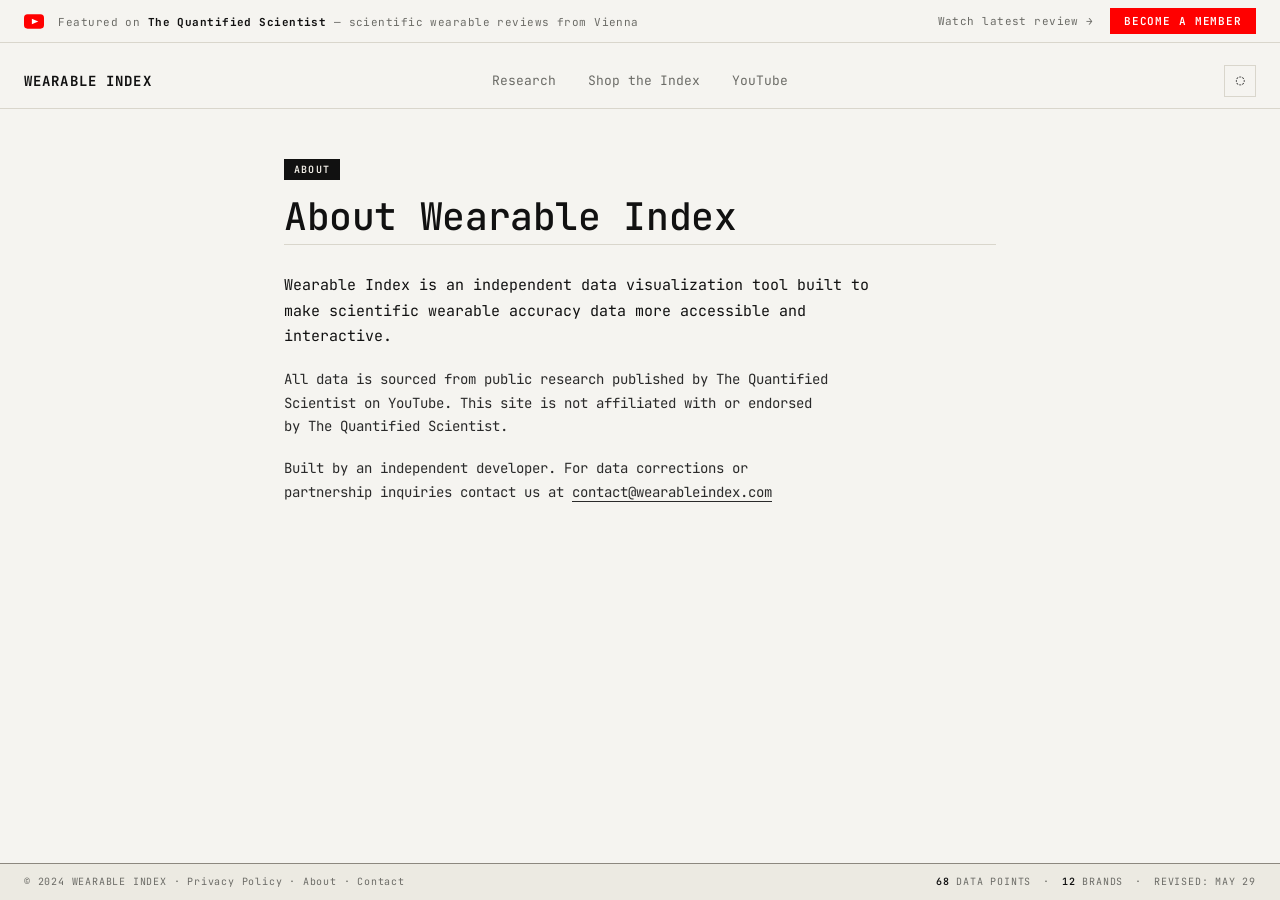
<file: About.html>
<!doctype html>
<html lang="en">
<head>
<meta charset="utf-8" />
<meta name="viewport" content="width=device-width, initial-scale=1" />
<title>About — Wearable Index</title>
<link rel="preconnect" href="https://fonts.googleapis.com" />
<link rel="preconnect" href="https://fonts.gstatic.com" crossorigin />
<link href="https://fonts.googleapis.com/css2?family=JetBrains+Mono:wght@300;400;500;600;700&display=swap" rel="stylesheet" />
<link rel="stylesheet" href="styles.css" />
<style>
  #root { display: flex; flex-direction: column; min-height: 100vh; }
  #root > .topbar, #root > .site-header, #root > .foot { width: 100%; }
  .doc-page { flex: 1; width: 100%; }
</style>
</head>
<body>
<div id="root">

  <div class="topbar">
    <div class="topbar-inner">
      <span class="topbar-meta">
        <span class="yt-badge" aria-hidden="true">
          <svg viewBox="0 0 28 20" width="20" height="15">
            <rect width="28" height="20" rx="5" fill="#FF0000"></rect>
            <path d="M11 6 L20 10 L11 14 Z" fill="#fff"></path>
          </svg>
        </span>
        Featured on <b>The Quantified Scientist</b> — scientific wearable reviews from Vienna
      </span>
      <div class="topbar-actions">
        <a href="https://www.youtube.com/@TheQuantifiedScientist" target="_blank" rel="noopener">Watch latest review →</a>
        <a class="topbar-cta" href="https://www.youtube.com/channel/UChNWxrTlmh4IRSevon1X93g/join" target="_blank" rel="noopener" style="text-decoration:none;color:#fff;">BECOME A MEMBER</a>
      </div>
    </div>
  </div>

  <header class="site-header">
    <div class="brand"><div class="brand-name">WEARABLE INDEX</div></div>
    <nav class="nav">
      <a href="Wearables Index.html">Research</a>
      <a href="Shop the Index.html">Shop the Index</a>
      <a href="YouTube.html">YouTube</a>
    </nav>
    <div class="header-side"><button class="hdr-ic" aria-label="Account">◌</button></div>
  </header>

  <main class="doc-page">
    <div class="doc-eyebrow">ABOUT</div>
    <h1 class="doc-title">About Wearable Index</h1>
    <div class="doc-rule"></div>
    <p class="lead">Wearable Index is an independent data visualization tool built to make scientific wearable accuracy data more accessible and interactive.</p>
    <p>All data is sourced from public research published by The Quantified Scientist on YouTube. This site is not affiliated with or endorsed by The Quantified Scientist.</p>
    <p>Built by an independent developer. For data corrections or partnership inquiries contact us at <a href="mailto:contact@wearableindex.com">contact@wearableindex.com</a></p>
  </main>

  <footer class="foot">
    <div>© 2024 WEARABLE INDEX · <a href="Privacy Policy.html">Privacy Policy</a> · <a href="About.html">About</a> · <a href="Contact.html">Contact</a></div>
    <div class="foot-meta">
      <span><b>68</b> DATA POINTS</span>
      <span>·</span>
      <span><b>12</b> BRANDS</span>
      <span>·</span>
      <span>REVISED: MAY 29</span>
    </div>
  </footer>

</div>
</body>
</html>
</file>
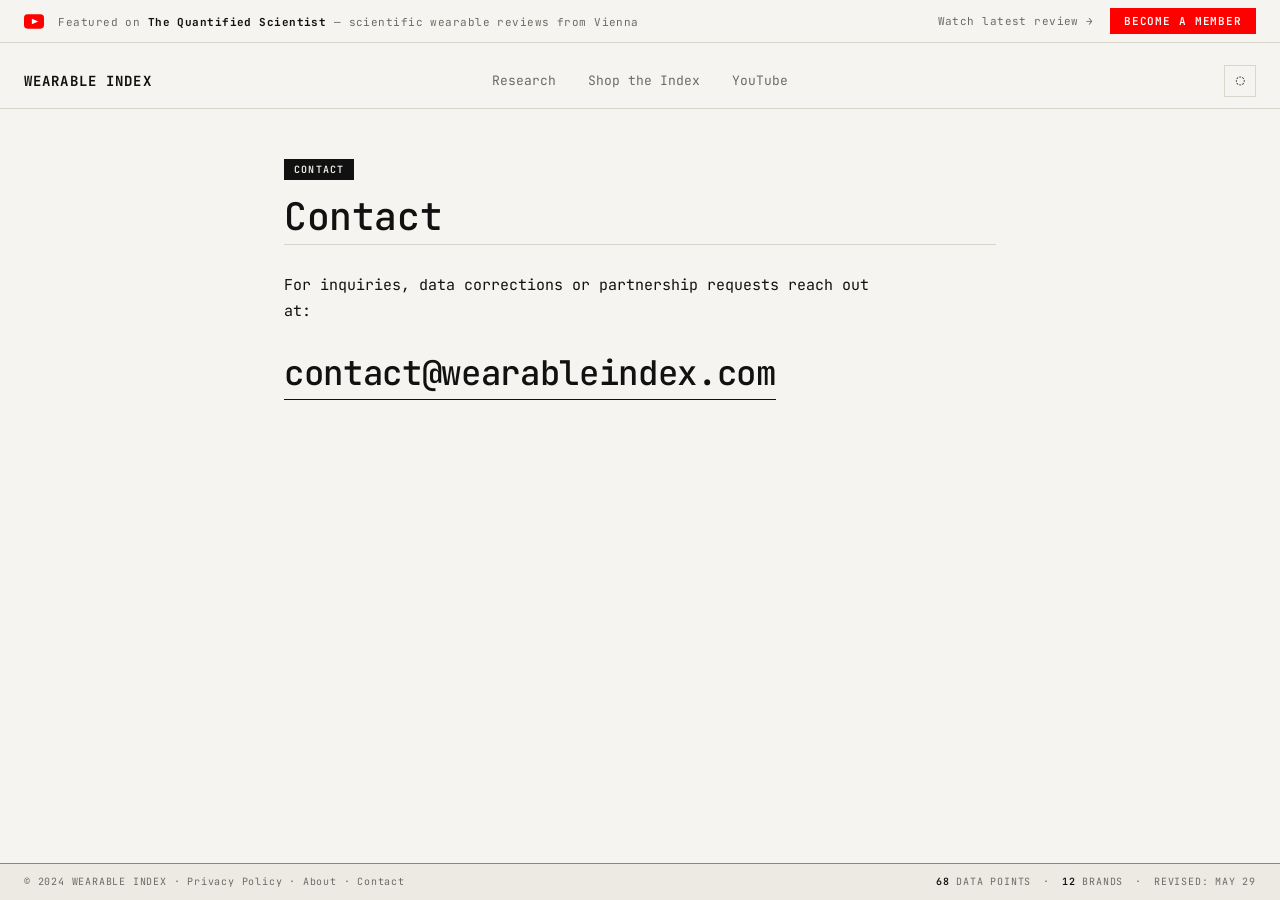
<file: Contact.html>
<!doctype html>
<html lang="en">
<head>
<meta charset="utf-8" />
<meta name="viewport" content="width=device-width, initial-scale=1" />
<title>Contact — Wearable Index</title>
<link rel="preconnect" href="https://fonts.googleapis.com" />
<link rel="preconnect" href="https://fonts.gstatic.com" crossorigin />
<link href="https://fonts.googleapis.com/css2?family=JetBrains+Mono:wght@300;400;500;600;700&display=swap" rel="stylesheet" />
<link rel="stylesheet" href="styles.css" />
<style>
  #root { display: flex; flex-direction: column; min-height: 100vh; }
  #root > .topbar, #root > .site-header, #root > .foot { width: 100%; }
  .doc-page { flex: 1; width: 100%; }
</style>
</head>
<body>
<div id="root">

  <div class="topbar">
    <div class="topbar-inner">
      <span class="topbar-meta">
        <span class="yt-badge" aria-hidden="true">
          <svg viewBox="0 0 28 20" width="20" height="15">
            <rect width="28" height="20" rx="5" fill="#FF0000"></rect>
            <path d="M11 6 L20 10 L11 14 Z" fill="#fff"></path>
          </svg>
        </span>
        Featured on <b>The Quantified Scientist</b> — scientific wearable reviews from Vienna
      </span>
      <div class="topbar-actions">
        <a href="https://www.youtube.com/@TheQuantifiedScientist" target="_blank" rel="noopener">Watch latest review →</a>
        <a class="topbar-cta" href="https://www.youtube.com/channel/UChNWxrTlmh4IRSevon1X93g/join" target="_blank" rel="noopener" style="text-decoration:none;color:#fff;">BECOME A MEMBER</a>
      </div>
    </div>
  </div>

  <header class="site-header">
    <div class="brand"><div class="brand-name">WEARABLE INDEX</div></div>
    <nav class="nav">
      <a href="Wearables Index.html">Research</a>
      <a href="Shop the Index.html">Shop the Index</a>
      <a href="YouTube.html">YouTube</a>
    </nav>
    <div class="header-side"><button class="hdr-ic" aria-label="Account">◌</button></div>
  </header>

  <main class="doc-page">
    <div class="doc-eyebrow">CONTACT</div>
    <h1 class="doc-title">Contact</h1>
    <div class="doc-rule"></div>
    <p class="lead">For inquiries, data corrections or partnership requests reach out at:</p>
    <a class="doc-mail" href="mailto:contact@wearableindex.com">contact@wearableindex.com</a>
  </main>

  <footer class="foot">
    <div>© 2024 WEARABLE INDEX · <a href="Privacy Policy.html">Privacy Policy</a> · <a href="About.html">About</a> · <a href="Contact.html">Contact</a></div>
    <div class="foot-meta">
      <span><b>68</b> DATA POINTS</span>
      <span>·</span>
      <span><b>12</b> BRANDS</span>
      <span>·</span>
      <span>REVISED: MAY 29</span>
    </div>
  </footer>

</div>
</body>
</html>
</file>
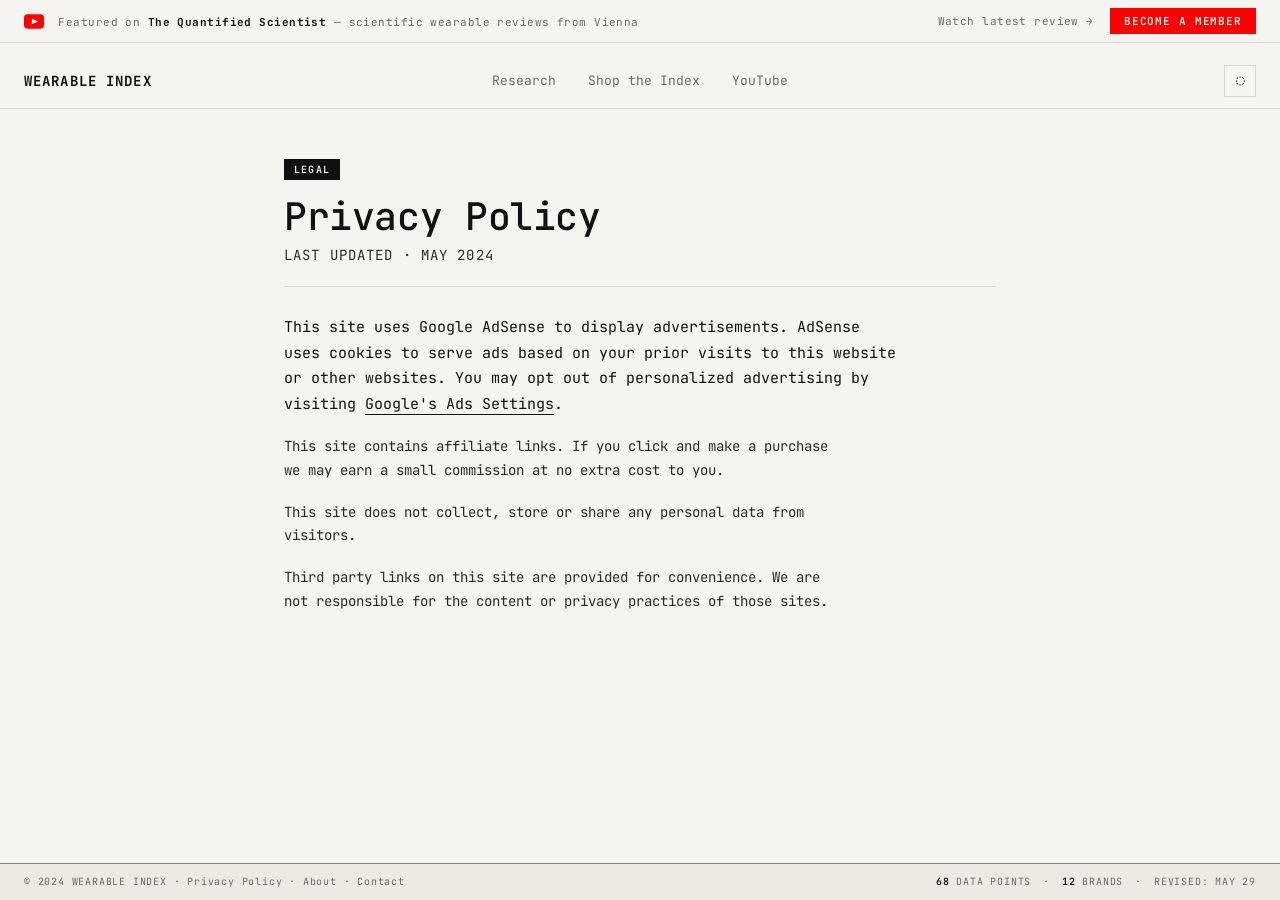
<file: Privacy Policy.html>
<!doctype html>
<html lang="en">
<head>
<meta charset="utf-8" />
<meta name="viewport" content="width=device-width, initial-scale=1" />
<title>Privacy Policy — Wearable Index</title>
<link rel="preconnect" href="https://fonts.googleapis.com" />
<link rel="preconnect" href="https://fonts.gstatic.com" crossorigin />
<link href="https://fonts.googleapis.com/css2?family=JetBrains+Mono:wght@300;400;500;600;700&display=swap" rel="stylesheet" />
<link rel="stylesheet" href="styles.css" />
<style>
  #root { display: flex; flex-direction: column; min-height: 100vh; }
  #root > .topbar, #root > .site-header, #root > .foot { width: 100%; }
  .doc-page { flex: 1; width: 100%; }
</style>
</head>
<body>
<div id="root">

  <div class="topbar">
    <div class="topbar-inner">
      <span class="topbar-meta">
        <span class="yt-badge" aria-hidden="true">
          <svg viewBox="0 0 28 20" width="20" height="15">
            <rect width="28" height="20" rx="5" fill="#FF0000"></rect>
            <path d="M11 6 L20 10 L11 14 Z" fill="#fff"></path>
          </svg>
        </span>
        Featured on <b>The Quantified Scientist</b> — scientific wearable reviews from Vienna
      </span>
      <div class="topbar-actions">
        <a href="https://www.youtube.com/@TheQuantifiedScientist" target="_blank" rel="noopener">Watch latest review →</a>
        <a class="topbar-cta" href="https://www.youtube.com/channel/UChNWxrTlmh4IRSevon1X93g/join" target="_blank" rel="noopener" style="text-decoration:none;color:#fff;">BECOME A MEMBER</a>
      </div>
    </div>
  </div>

  <header class="site-header">
    <div class="brand"><div class="brand-name">WEARABLE INDEX</div></div>
    <nav class="nav">
      <a href="Wearables Index.html">Research</a>
      <a href="Shop the Index.html">Shop the Index</a>
      <a href="YouTube.html">YouTube</a>
    </nav>
    <div class="header-side"><button class="hdr-ic" aria-label="Account">◌</button></div>
  </header>

  <main class="doc-page">
    <div class="doc-eyebrow">LEGAL</div>
    <h1 class="doc-title">Privacy Policy</h1>
    <p class="doc-updated">LAST UPDATED · MAY 2024</p>
    <div class="doc-rule"></div>
    <p class="lead">This site uses Google AdSense to display advertisements. AdSense uses cookies to serve ads based on your prior visits to this website or other websites. You may opt out of personalized advertising by visiting <a href="https://adssettings.google.com" target="_blank" rel="noopener">Google's Ads Settings</a>.</p>
    <p>This site contains affiliate links. If you click and make a purchase we may earn a small commission at no extra cost to you.</p>
    <p>This site does not collect, store or share any personal data from visitors.</p>
    <p>Third party links on this site are provided for convenience. We are not responsible for the content or privacy practices of those sites.</p>
  </main>

  <footer class="foot">
    <div>© 2024 WEARABLE INDEX · <a href="Privacy Policy.html">Privacy Policy</a> · <a href="About.html">About</a> · <a href="Contact.html">Contact</a></div>
    <div class="foot-meta">
      <span><b>68</b> DATA POINTS</span>
      <span>·</span>
      <span><b>12</b> BRANDS</span>
      <span>·</span>
      <span>REVISED: MAY 29</span>
    </div>
  </footer>

</div>
</body>
</html>
</file>
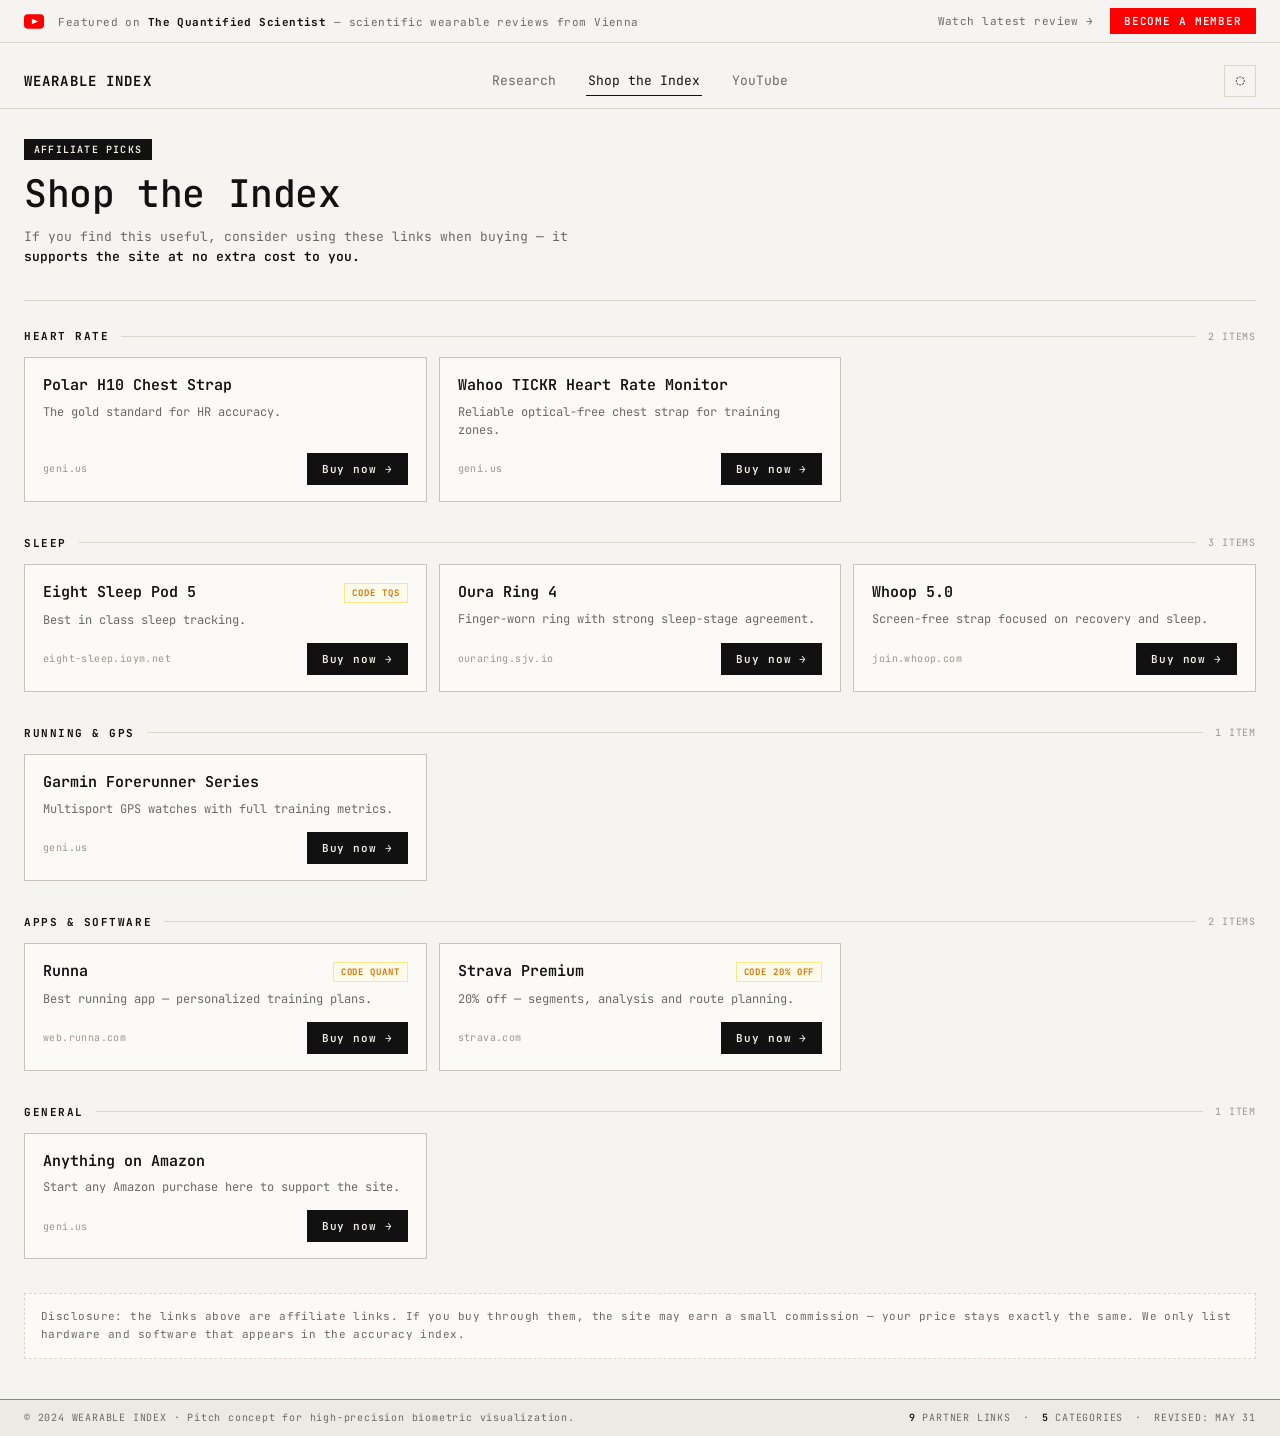
<file: Shop the Index.html>
<!doctype html>
<html lang="en">
<head>
<meta charset="utf-8" />
<meta name="viewport" content="width=device-width, initial-scale=1" />
<title>Shop the Index — Wearable Index</title>
<link rel="preconnect" href="https://fonts.googleapis.com" />
<link rel="preconnect" href="https://fonts.gstatic.com" crossorigin />
<link
  href="https://fonts.googleapis.com/css2?family=JetBrains+Mono:wght@300;400;500;600;700&display=swap"
  rel="stylesheet"
/>
<link rel="stylesheet" href="styles.css" />
</head>
<body>
<div id="root">

  <!-- topbar -->
  <div class="topbar">
    <div class="topbar-inner">
      <span class="topbar-meta">
        <span class="yt-badge" aria-hidden="true">
          <svg viewBox="0 0 28 20" width="20" height="15">
            <rect width="28" height="20" rx="5" fill="#FF0000"></rect>
            <path d="M11 6 L20 10 L11 14 Z" fill="#fff"></path>
          </svg>
        </span>
        Featured on <b>The Quantified Scientist</b> — scientific wearable reviews from Vienna
      </span>
      <div class="topbar-actions">
        <a href="https://www.youtube.com/channel/UChNWxrTlmh4IRSevon1X93g/join" target="_blank" rel="noopener">Watch latest review →</a>
        <a class="topbar-cta" href="https://www.youtube.com/channel/UChNWxrTlmh4IRSevon1X93g/join" target="_blank" rel="noopener" style="text-decoration:none;color:#fff;">BECOME A MEMBER</a>
      </div>
    </div>
  </div>

  <!-- header -->
  <header class="site-header">
    <div class="brand">
      <div class="brand-name">WEARABLE INDEX</div>
    </div>
    <nav class="nav">
      <a href="Wearables Index.html">Research</a>
      <a class="active" href="Shop the Index.html">Shop the Index</a>
      <a href="YouTube.html">YouTube</a>
    </nav>
    <div class="header-side">
      <button class="hdr-ic" aria-label="Account">◌</button>
    </div>
  </header>

  <!-- shop content -->
  <main class="shop-main">
    <div class="shop-head">
      <div class="shop-eyebrow">AFFILIATE PICKS</div>
      <h1 class="shop-title">Shop the Index</h1>
      <p class="shop-sub">
        If you find this useful, consider using these links when buying — it
        <b> supports the site at no extra cost to you.</b>
      </p>
    </div>

    <div id="shop-sections"></div>

    <div class="shop-disclaimer">
      Disclosure: the links above are affiliate links. If you buy through them, the site may earn a
      small commission — your price stays exactly the same. We only list hardware and software that
      appears in the accuracy index.
    </div>
  </main>

  <!-- footer -->
  <footer class="foot">
    <div>© 2024 WEARABLE INDEX · Pitch concept for high-precision biometric visualization.</div>
    <div class="foot-meta">
      <span><b>9</b> PARTNER LINKS</span>
      <span>·</span>
      <span><b>5</b> CATEGORIES</span>
      <span>·</span>
      <span>REVISED: MAY 31</span>
    </div>
  </footer>

</div>

<script>
  const GENI = "https://geni.us/thequantifiedscientist";
  const SHOP = [
    {
      section: "Heart Rate",
      items: [
        { name: "Polar H10 Chest Strap", desc: "The gold standard for HR accuracy.", url: GENI },
        { name: "Wahoo TICKR Heart Rate Monitor", desc: "Reliable optical-free chest strap for training zones.", url: GENI },
      ],
    },
    {
      section: "Sleep",
      items: [
        { name: "Eight Sleep Pod 5", desc: "Best in class sleep tracking.", url: "https://eight-sleep.ioym.net/TheQuantifiedScientist", code: "TQS" },
        { name: "Oura Ring 4", desc: "Finger-worn ring with strong sleep-stage agreement.", url: "https://ouraring.sjv.io/Oura4" },
        { name: "Whoop 5.0", desc: "Screen-free strap focused on recovery and sleep.", url: "https://join.whoop.com/QuantifiedScientist" },
      ],
    },
    {
      section: "Running & GPS",
      items: [
        { name: "Garmin Forerunner Series", desc: "Multisport GPS watches with full training metrics.", url: GENI },
      ],
    },
    {
      section: "Apps & Software",
      items: [
        { name: "Runna", desc: "Best running app — personalized training plans.", url: "https://web.runna.com/redeem?code=QUANT", code: "QUANT" },
        { name: "Strava Premium", desc: "20% off — segments, analysis and route planning.", url: "https://www.strava.com/subscribe/checkout?code=QUANTIFIEDSCIENTIST", code: "20% OFF" },
      ],
    },
    {
      section: "General",
      items: [
        { name: "Anything on Amazon", desc: "Start any Amazon purchase here to support the site.", url: GENI },
      ],
    },
  ];

  const hostOf = (url) => {
    try { return new URL(url).hostname.replace(/^www\./, ""); } catch (e) { return ""; }
  };

  const root = document.getElementById("shop-sections");
  SHOP.forEach((sec) => {
    const section = document.createElement("section");
    section.className = "shop-section";

    const head = document.createElement("div");
    head.className = "shop-section-head";
    head.innerHTML =
      '<span class="shop-section-title">' + sec.section.toUpperCase() + "</span>" +
      '<span class="shop-section-rule"></span>' +
      '<span class="shop-section-count">' + sec.items.length + " ITEM" + (sec.items.length === 1 ? "" : "S") + "</span>";
    section.appendChild(head);

    const grid = document.createElement("div");
    grid.className = "shop-grid";
    sec.items.forEach((it) => {
      const card = document.createElement("div");
      card.className = "shop-card";
      const codeTag = it.code ? '<span class="shop-card-code">CODE ' + it.code + "</span>" : "";
      card.innerHTML =
        '<div class="shop-card-top">' +
          '<div class="shop-card-name">' + it.name + "</div>" +
          codeTag +
        "</div>" +
        '<div class="shop-card-desc">' + it.desc + "</div>" +
        '<div class="shop-card-foot">' +
          '<span class="shop-card-host">' + hostOf(it.url) + "</span>" +
          '<a class="shop-buy" href="' + it.url + '" target="_blank" rel="noopener sponsored">Buy now →</a>' +
        "</div>";
      grid.appendChild(card);
    });
    section.appendChild(grid);
    root.appendChild(section);
  });
</script>
</body>
</html>
</file>
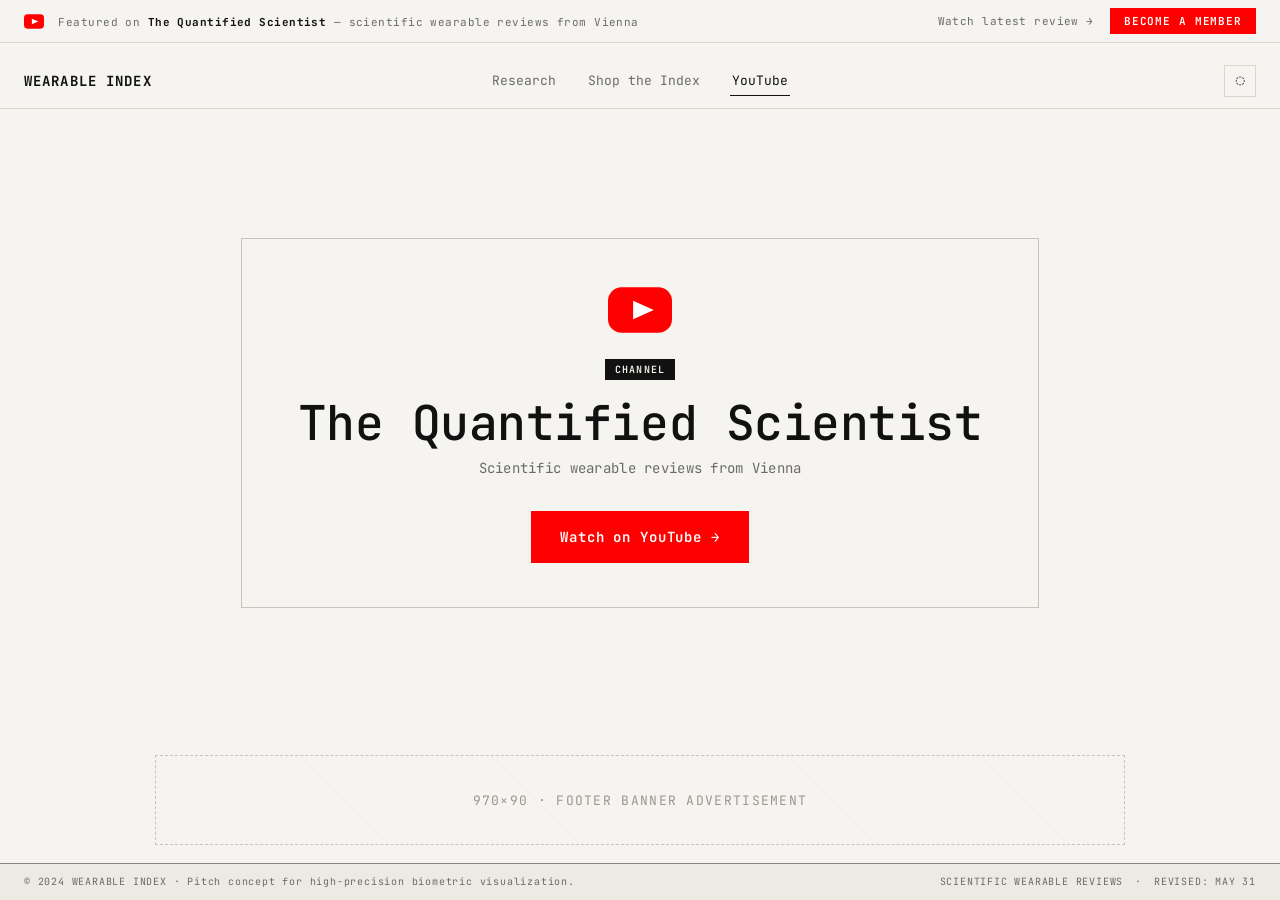
<file: YouTube.html>
<!doctype html>
<html lang="en">
<head>
<meta charset="utf-8" />
<meta name="viewport" content="width=device-width, initial-scale=1" />
<title>YouTube — Wearable Index</title>
<link rel="preconnect" href="https://fonts.googleapis.com" />
<link rel="preconnect" href="https://fonts.gstatic.com" crossorigin />
<link
  href="https://fonts.googleapis.com/css2?family=JetBrains+Mono:wght@300;400;500;600;700&display=swap"
  rel="stylesheet"
/>
<link rel="stylesheet" href="styles.css" />
<style>
  #root { display: flex; flex-direction: column; min-height: 100vh; }
  #root > .topbar, #root > .site-header, #root > .foot, #root > .ad-wrap { width: 100%; }
  .yt-page {
    flex: 1;
    max-width: var(--maxw); margin: 0 auto; width: 100%;
    display: flex; flex-direction: column; align-items: center; justify-content: center;
    text-align: center; padding: 64px 24px;
  }
  .yt-frame {
    border: 1px solid #C8C4BC;
    padding: 48px 56px 44px;
    display: flex; flex-direction: column; align-items: center;
  }
  .yt-mark { display: inline-flex; margin-bottom: 26px; }
  .yt-eyebrow {
    display: inline-block; background: var(--ink); color: #f4f1ea;
    padding: 4px 10px; font-size: 10px; letter-spacing: 0.12em; font-weight: 600;
    margin-bottom: 18px;
  }
  .yt-title { font-size: 48px; font-weight: 500; letter-spacing: -0.01em; line-height: 1.04; margin: 0 0 12px; }
  .yt-line { color: var(--muted); font-size: 14px; letter-spacing: 0.02em; margin: 0 0 34px; }
  .yt-watch {
    display: inline-block; background: #FF0000; color: #fff;
    border: 1px solid #FF0000;
    padding: 16px 28px; font-size: 14px; letter-spacing: 0.06em; font-weight: 600;
    text-decoration: none;
  }
  .yt-watch:hover { background: #e60000; border-color: #e60000; }
  @media (max-width: 560px) {
    .yt-title { font-size: 34px; }
  }
</style>
</head>
<body>
<div id="root">

  <!-- topbar -->
  <div class="topbar">
    <div class="topbar-inner">
      <span class="topbar-meta">
        <span class="yt-badge" aria-hidden="true">
          <svg viewBox="0 0 28 20" width="20" height="15">
            <rect width="28" height="20" rx="5" fill="#FF0000"></rect>
            <path d="M11 6 L20 10 L11 14 Z" fill="#fff"></path>
          </svg>
        </span>
        Featured on <b>The Quantified Scientist</b> — scientific wearable reviews from Vienna
      </span>
      <div class="topbar-actions">
        <a href="https://www.youtube.com/@TheQuantifiedScientist" target="_blank" rel="noopener">Watch latest review →</a>
        <a class="topbar-cta" href="https://www.youtube.com/channel/UChNWxrTlmh4IRSevon1X93g/join" target="_blank" rel="noopener" style="text-decoration:none;color:#fff;">BECOME A MEMBER</a>
      </div>
    </div>
  </div>

  <!-- header -->
  <header class="site-header">
    <div class="brand">
      <div class="brand-name">WEARABLE INDEX</div>
    </div>
    <nav class="nav">
      <a href="Wearables Index.html">Research</a>
      <a href="Shop the Index.html">Shop the Index</a>
      <a class="active" href="YouTube.html">YouTube</a>
    </nav>
    <div class="header-side">
      <button class="hdr-ic" aria-label="Account">◌</button>
    </div>
  </header>

  <!-- youtube content -->
  <main class="yt-page">
    <div class="yt-frame">
      <span class="yt-mark" aria-hidden="true">
        <svg viewBox="0 0 28 20" width="64" height="46">
          <rect width="28" height="20" rx="6" fill="#FF0000"></rect>
          <path d="M11 6 L20 10 L11 14 Z" fill="#fff"></path>
        </svg>
      </span>
      <div class="yt-eyebrow">CHANNEL</div>
      <h1 class="yt-title">The Quantified Scientist</h1>
      <p class="yt-line">Scientific wearable reviews from Vienna</p>
      <a class="yt-watch" href="https://www.youtube.com/@TheQuantifiedScientist" target="_blank" rel="noopener">Watch on YouTube →</a>
    </div>
  </main>

  <!-- footer banner ad -->
  <div class="ad-wrap ad-footer"><div class="ad" style="--ad-w:970px;--ad-h:90px;"><span>970×90 · FOOTER BANNER ADVERTISEMENT</span></div></div>

  <!-- footer -->
  <footer class="foot">
    <div>© 2024 WEARABLE INDEX · Pitch concept for high-precision biometric visualization.</div>
    <div class="foot-meta">
      <span>SCIENTIFIC WEARABLE REVIEWS</span>
      <span>·</span>
      <span>REVISED: MAY 31</span>
    </div>
  </footer>

</div>
</body>
</html>
</file>
<file: styles.css>
/* Wearables Index — styles */

:root {
  --bg: #F5F4F0;
  --bg-elev: #FBFAF6;
  --ink: #111111;
  --ink-2: #2a2a2a;
  --muted: #6b6b66;
  --muted-2: #9a978f;
  --line: #d9d6cc;
  --line-2: #ece9df;
  --accent: #1a1a1a;
  --ok: #111111;
  --good: #2c6e49;
  --fair: #b8860b;
  --poor: #9e2a2b;
  --mono: "JetBrains Mono", ui-monospace, SFMono-Regular, Menlo, monospace;
  --maxw: 1400px;
}

* { box-sizing: border-box; }
html { overflow-x: hidden; }
html, body { margin: 0; padding: 0; background: var(--bg); color: var(--ink); font-family: var(--mono); -webkit-font-smoothing: antialiased; }
body { overflow-x: hidden; }
button { font-family: inherit; cursor: pointer; }
a { color: inherit; text-decoration: none; }
code { font-family: inherit; background: #1112; padding: 1px 5px; border-radius: 3px; }

.app { min-height: 100vh; display: flex; flex-direction: column; overflow-x: hidden; }

/* ── topbar ────────────────────────────────────────────────────────────── */
.topbar {
  background: var(--bg);
  color: var(--ink);
  font-size: 11px;
  letter-spacing: 0.04em;
  border-bottom: 1px solid var(--line);
}
.topbar-inner {
  max-width: var(--maxw);
  margin: 0 auto;
  padding: 8px 24px;
  display: flex; align-items: center; justify-content: space-between; gap: 24px;
}
.topbar-meta { color: var(--muted); }
.topbar-meta b { color: var(--ink); }
.yt-badge { display: inline-flex; align-items: center; margin-right: 7px; vertical-align: -3px; }
.topbar-actions { display: flex; align-items: center; gap: 16px; }
.topbar-actions a { color: var(--muted); }
.topbar-actions a:hover { color: var(--ink); text-decoration: underline; }
.topbar-cta {
  background: #FF0000; color: #fff; border: 0; padding: 6px 14px;
  font: inherit; letter-spacing: 0.08em; font-weight: 600; border-radius: 0;
}
.topbar-cta:hover { background: #e60000; }

/* ── ads ───────────────────────────────────────────────────────────────── */
.ad-wrap { max-width: var(--maxw); margin: 0 auto; padding: 18px 24px 0; width: 100%; }
.ad-footer { padding-bottom: 18px; padding-top: 18px; }
.ad-footer .ad { font-size: 13px; }
.ad {
  width: var(--ad-w, 728px);
  height: var(--ad-h, 90px);
  max-width: 100%;
  margin: 0 auto;
  border: 1.5px dashed #C8C4BC;
  background: repeating-linear-gradient(45deg, transparent 0 14px, rgba(0,0,0,0.012) 14px 15px);
  display: flex; align-items: center; justify-content: center;
  color: var(--muted-2);
  font-size: 11px; letter-spacing: 0.1em;
}

/* ── site header ───────────────────────────────────────────────────────── */
.site-header {
  position: relative;
  max-width: var(--maxw); margin: 0 auto;
  padding: 22px 24px 12px;
  display: grid; grid-template-columns: 1fr auto 1fr; align-items: center; gap: 24px;
  width: 100%;
}
.site-header::after {
  content: ""; position: absolute; left: 50%; bottom: 0;
  width: 100vw; transform: translateX(-50%);
  border-bottom: 1px solid var(--line);
}
.brand { display: flex; align-items: center; gap: 12px; }
.brandmark {
  width: 28px; height: 28px;
  display: grid; grid-template-columns: 1fr 1fr; gap: 2px;
  align-content: center; justify-content: center;
}
.brandmark .bm-dot {
  width: 6px; height: 6px; background: var(--ink); border-radius: 50%;
}
.brandmark .bm-dot:nth-child(2) { background: var(--accent); transform: translateY(8px); }
.brandmark .bm-dot:nth-child(3) { background: var(--ink); transform: translate(8px, -4px); }
.brand-name { font-weight: 700; letter-spacing: 0.08em; font-size: 14px; }
.brand-tag { color: var(--muted); font-size: 10px; letter-spacing: 0.08em; margin-top: 2px; }

.nav { display: flex; gap: 28px; justify-content: center; font-size: 13px; }
.nav a { color: var(--muted); padding: 6px 2px; border-bottom: 1px solid transparent; }
.nav a:hover { color: var(--ink); }
.nav a.active { color: var(--ink); border-bottom-color: var(--ink); }

.header-side { display: flex; justify-content: flex-end; }
.hdr-ic {
  border: 1px solid var(--line); background: transparent; width: 32px; height: 32px;
  font-size: 14px; color: var(--ink);
}
.hdr-ic:hover { background: var(--line-2); }

/* ── main ──────────────────────────────────────────────────────────────── */
.main {
  max-width: var(--maxw); margin: 0 auto; padding: 20px 24px 24px;
  display: flex; flex-direction: column; gap: 18px; width: 100%;
}

/* hero */
.hero {
  border: 1px solid #1a1a1a;
  background: var(--bg-elev);
  padding: 24px 28px;
  display: grid; grid-template-columns: 1fr auto; gap: 32px; align-items: stretch;
  position: relative;
}
.hero::before {
  content: ""; position: absolute; inset: 0; pointer-events: none;
  background: repeating-linear-gradient(0deg, transparent 0 27px, rgba(17,17,17,0.025) 27px 28px);
}
.hero-left { position: relative; }
.hero-eyebrow {
  display: inline-block; background: var(--ink); color: #f4f1ea;
  padding: 4px 10px; font-size: 10px; letter-spacing: 0.12em; font-weight: 600;
}
.hero-title {
  font-family: var(--mono); font-weight: 500; font-size: 38px;
  margin: 14px 0 6px; letter-spacing: -0.01em; line-height: 1.05;
}
.hero-sub { color: var(--muted); font-size: 13px; max-width: 56ch; }
.hero-right { display: flex; gap: 24px; align-items: stretch; }
.hero-stat { display: flex; flex-direction: column; justify-content: flex-end; min-width: 96px; text-align: right; }
.hero-val { font-size: 40px; font-weight: 500; letter-spacing: -0.01em; line-height: 1; }
.hero-val-small { font-size: 32px; }
.hero-cap { color: var(--muted); font-size: 9px; letter-spacing: 0.12em; margin-top: 8px; }
.hero-divider { width: 1px; background: var(--line); align-self: stretch; }
.hero-empty .hero-title { font-size: 24px; }

/* content split */
.content { display: grid; grid-template-columns: 1fr 280px; gap: 18px; align-items: start; }

.chart-col { display: flex; flex-direction: column; gap: 12px; min-width: 0; }
.chart-head {
  display: flex; justify-content: space-between; align-items: flex-end; gap: 16px;
  padding: 6px 2px 2px;
}
.ch-eyebrow { font-size: 11px; letter-spacing: 0.12em; color: var(--ink); font-weight: 600; }
.ch-sub { color: var(--muted); font-size: 12px; max-width: 64ch; margin-top: 4px; }
.ch-tools { display: flex; gap: 6px; }
.ch-ic {
  border: 1px solid var(--line); background: var(--bg-elev);
  width: 30px; height: 30px; color: var(--muted); font-size: 13px;
}
.ch-ic:hover { color: var(--ink); border-color: var(--ink); }

/* ── chart ─────────────────────────────────────────────────────────────── */
.chart {
  position: relative;
  height: 460px;
  background: var(--bg-elev);
  border: 1.5px solid #C8C4BC;
  overflow: hidden;
  width: 100%;
}
.chart-svg { position: absolute; inset: 0; width: 100%; height: 100%; }
.chart-msg { display: flex; align-items: center; justify-content: center; }
.chart-msg-inner { display: flex; flex-direction: column; align-items: center; gap: 14px; text-align: center; padding: 0 32px; }
.chart-msg-mark { font-size: 30px; color: var(--muted-2); }
.chart-msg-text { font-size: 13px; letter-spacing: 0.04em; color: var(--muted); max-width: 38ch; line-height: 1.6; margin: 0; }
.chart-dots { position: absolute; inset: 0; }
.dot {
  position: absolute; width: 10px; height: 10px; border-radius: 50%;
  border: 1.5px solid #fff;
  outline: 1px solid rgba(0,0,0,0.18);
  transform: translate(-50%, -50%);
  padding: 0; cursor: pointer; transition: transform 120ms ease, box-shadow 120ms ease;
}
.dot:hover, .dot.is-hov { transform: translate(-50%, -50%) scale(1.5); z-index: 3; }
.dot.is-pinned { transform: translate(-50%, -50%) scale(1.7); z-index: 4; }

.tip {
  position: absolute; pointer-events: none; z-index: 5;
  background: var(--ink); color: #f4f1ea;
  padding: 8px 10px; font-size: 11px; line-height: 1.4;
  max-width: 240px; box-shadow: 0 4px 14px rgba(0,0,0,0.18);
}
.tip-name { font-weight: 600; margin-bottom: 2px; }
.tip-meta { opacity: 0.8; font-size: 10px; letter-spacing: 0.04em; }

.pin-card {
  position: absolute; z-index: 6;
  background: #fff; border: 1px solid var(--line);
  padding: 14px 16px 12px; width: 280px;
  box-shadow: 0 8px 28px rgba(0,0,0,0.10);
}
.pin-eyebrow { font-size: 10px; letter-spacing: 0.12em; color: var(--muted); margin-bottom: 6px; }
.pin-title { font-weight: 600; font-size: 14px; line-height: 1.2; margin-bottom: 10px; word-break: break-word; }
.pin-row { display: flex; justify-content: space-between; align-items: center; margin-bottom: 12px; gap: 12px; }
.pin-val { font-size: 16px; font-weight: 500; }
.pin-link {
  display: inline-block; font-size: 11px; letter-spacing: 0.08em;
  border-bottom: 1px solid var(--ink); padding-bottom: 1px;
}
.pin-link:hover { color: var(--accent); border-color: var(--accent); }

/* ── toolbar ───────────────────────────────────────────────────────────── */
.toolbar {
  display: flex; justify-content: space-between; align-items: center; gap: 12px;
  padding: 6px 2px;
}
.toolbar-actions { display: flex; gap: 14px; align-items: center; }
.tb-text {
  border: 0; background: transparent; padding: 7px 2px;
  font: inherit; font-size: 11px; letter-spacing: 0.1em; color: var(--muted);
}
.tb-text:hover { color: var(--ink); text-decoration: underline; }
.tb-btn {
  border: 1px solid var(--ink); background: transparent;
  padding: 7px 14px; font: inherit; font-size: 11px; letter-spacing: 0.1em;
  color: var(--ink);
}
.tb-btn:hover { background: var(--line-2); }
.tb-btn.is-on { background: var(--ink); color: #f4f1ea; border-color: var(--ink); }

.toolbar-side { display: flex; align-items: center; gap: 8px; }
.search {
  display: flex; align-items: center; border: 1px solid var(--line); padding: 0 8px; background: var(--bg-elev);
  width: 220px;
}
.search-ico { color: var(--muted); font-size: 12px; margin-right: 4px; }
.search input {
  border: 0; background: transparent; outline: none; font: inherit; font-size: 12px;
  flex: 1; padding: 7px 0; color: var(--ink);
}
.search input::placeholder { color: var(--muted-2); }
.search-x { background: transparent; border: 0; color: var(--muted); cursor: pointer; font-size: 14px; }
.tb-icon {
  border: 1px solid var(--line); background: transparent;
  width: 32px; height: 32px; color: var(--muted);
}
.tb-icon:hover { color: var(--ink); border-color: var(--ink); }

/* ── pills ─────────────────────────────────────────────────────────────── */
.pills {
  display: grid; grid-template-columns: repeat(auto-fill, minmax(220px, 1fr));
  gap: 8px;
  margin-top: 4px;
}
.pill {
  position: relative;
  border: 1.5px solid #C8C4BC;
  background: var(--bg-elev);
  display: flex; align-items: stretch;
  transition: opacity 120ms;
}
.pill.off .pill-main { opacity: 0.42; }
.pill.partial { background: var(--bg-elev); }
.pill.on { border-color: var(--ink); }
.pill-main {
  flex: 1;
  display: flex; align-items: center; gap: 10px;
  padding: 9px 10px;
  background: transparent; border: 0; text-align: left; font: inherit;
}
.pill-swatch { width: 10px; height: 10px; border-radius: 50%; flex: 0 0 auto; }
.pill-name { font-size: 11px; letter-spacing: 0.08em; font-weight: 600; flex: 1; }
.pill-count { font-size: 10px; color: var(--muted); letter-spacing: 0.04em; }
.pill-chev {
  width: 30px; background: transparent; border: 0; border-left: 1px solid var(--line);
  color: var(--muted); font-size: 14px; transition: transform 150ms;
}
.pill-chev.open { transform: rotate(90deg); color: var(--ink); }
.pill-chev:hover { color: var(--ink); }

.pill-drawer {
  position: absolute; top: calc(100% + 4px); left: 0; right: 0; z-index: 100;
  background: #F5F4F0; border: 1px solid #1a1a1a;
  max-height: 320px; overflow: auto;
  box-shadow: 0 4px 12px rgba(0,0,0,0.1);
}
.row {
  display: grid; grid-template-columns: auto 1fr auto auto; gap: 8px; align-items: center;
  padding: 6px 10px; font-size: 11px; cursor: pointer;
  border-bottom: 1px solid var(--line-2);
}
.row:last-child { border-bottom: 0; }
.row:hover { background: var(--line-2); }
.row input { accent-color: var(--ink); margin: 0; }
.row-name { color: var(--ink); }
.row.on .row-name { font-weight: 600; }
.row-val { color: var(--muted); font-size: 10px; letter-spacing: 0.04em; min-width: 38px; text-align: right; }

/* ── badges ────────────────────────────────────────────────────────────── */
.bdg {
  display: inline-block;
  padding: 2px 6px;
  font-size: 9px; letter-spacing: 0.1em; font-weight: 700;
  background: transparent;
  color: var(--ink);
  border: 1px solid var(--line);
}
.bdg-xs { padding: 1px 5px; font-size: 8px; }
.bdg-ok   { color: #16a34a; background: #f0fdf4; border-color: #bbf7d0; }
.bdg-good { color: #2563eb; background: #eff6ff; border-color: #bfdbfe; }
.bdg-fair { color: #d97706; background: #fffbeb; border-color: #fde68a; }
.bdg-poor { color: #dc2626; background: #fef2f2; border-color: #fecaca; }

/* ── side rail ─────────────────────────────────────────────────────────── */
.side { display: flex; flex-direction: column; gap: 14px; position: sticky; top: 14px; }
.panel {
  border: 1.5px solid #C8C4BC; background: var(--bg-elev);
  padding: 14px 16px;
}
.panel-title { font-size: 10px; letter-spacing: 0.14em; color: var(--ink); font-weight: 700; margin-bottom: 12px; }

.mode-list { display: flex; flex-direction: column; gap: 4px; }
.mode-btn {
  display: flex; align-items: center; gap: 10px;
  padding: 9px 10px; border: 1px solid transparent; background: transparent;
  font: inherit; font-size: 12px; text-align: left;
  color: var(--ink);
}
.mode-btn:hover:not(.active) { background: var(--line-2); }
.mode-btn.active { background: var(--ink); color: #f4f1ea; }
.mode-btn.disabled { color: var(--muted-2); cursor: not-allowed; }
.mode-icon { font-size: 14px; width: 14px; text-align: center; }
.mode-label { flex: 1; }
.mode-tag {
  font-size: 8px; letter-spacing: 0.1em; padding: 2px 5px;
  background: var(--line); color: var(--muted);
}

/* HR activity sub-pills */
.hr-subpills {
  display: flex; flex-wrap: wrap; gap: 6px;
  margin: 6px 0;
}
.hr-pill {
  padding: 6px 11px;
  background: var(--bg); border: 1px solid var(--line);
  font: inherit; font-size: 10px; letter-spacing: 0.04em;
  color: var(--muted-2);
}
.hr-pill:hover { color: var(--ink); border-color: var(--muted-2); }
.hr-pill.active { background: var(--ink); color: #f4f1ea; border-color: var(--ink); font-weight: 600; }

.guide { list-style: none; margin: 0; padding: 0; display: flex; flex-direction: column; gap: 12px; }
.guide li { display: grid; grid-template-columns: 24px 1fr; gap: 8px; font-size: 11px; line-height: 1.4; }
.g-num { color: var(--muted); font-weight: 600; letter-spacing: 0.06em; }
.g-title { font-weight: 600; }
.g-body { color: var(--muted); margin-top: 2px; }

.legend { border: 1.5px solid #C8C4BC; background: var(--bg-elev); padding: 14px 16px; }
.legend-row { display: flex; justify-content: space-between; align-items: center; padding: 4px 0; font-size: 11px; color: var(--muted); }

/* ── footer ────────────────────────────────────────────────────────────── */
.foot {
  position: relative;
  max-width: var(--maxw); margin: 0 auto;
  padding: 12px 24px;
  display: flex; justify-content: space-between; align-items: center;
  font-size: 10px; letter-spacing: 0.08em; color: var(--muted);
  width: 100%;
  flex-wrap: wrap; gap: 8px;
}
.foot::before {
  content: ""; position: absolute; left: 50%; top: 0; bottom: 0;
  width: 100vw; transform: translateX(-50%);
  background: #ECEAE2;
  border-top: 1.5px solid #8C887F;
  z-index: 0;
}
.foot > * { position: relative; z-index: 1; }
.foot-meta { display: flex; gap: 12px; flex-wrap: wrap; }
.foot-meta b { color: var(--ink); font-weight: 600; }

/* density */
[data-density="compact"] .hero { padding: 16px 20px; }
[data-density="compact"] .hero-title { font-size: 28px; }
[data-density="compact"] .hero-val { font-size: 30px; }
[data-density="compact"] .chart { height: 380px; }
[data-density="compact"] .panel, [data-density="compact"] .legend { padding: 10px 12px; }
[data-density="compact"] .pill-main { padding: 7px 8px; }

/* ── responsive ────────────────────────────────────────────────────────── */
@media (max-width: 980px) {
  .content { grid-template-columns: 1fr; }
  .side { position: static; }
  .hero { grid-template-columns: 1fr; gap: 18px; }
  .hero-right { justify-content: flex-start; }
}

/* ── shop page ─────────────────────────────────────────────────────────── */
.shop-main { max-width: var(--maxw); margin: 0 auto; padding: 28px 24px 40px; flex: 1; width: 100%; }
.shop-head { border-bottom: 1px solid var(--line); padding-bottom: 20px; margin-bottom: 28px; }
.shop-eyebrow {
  display: inline-block; background: var(--ink); color: #f4f1ea;
  padding: 4px 10px; font-size: 10px; letter-spacing: 0.12em; font-weight: 600;
  margin-bottom: 14px;
}
.shop-title { font-size: 38px; font-weight: 500; letter-spacing: -0.01em; line-height: 1.05; margin: 0 0 10px; }
.shop-sub { color: var(--muted); font-size: 13px; max-width: 70ch; line-height: 1.55; }
.shop-sub b { color: var(--ink); font-weight: 600; }

.shop-section { margin-bottom: 34px; }
.shop-section-head { display: flex; align-items: center; gap: 12px; margin-bottom: 14px; }
.shop-section-title { font-size: 11px; letter-spacing: 0.14em; font-weight: 700; color: var(--ink); white-space: nowrap; }
.shop-section-rule { flex: 1; height: 1px; background: var(--line); }
.shop-section-count { font-size: 10px; letter-spacing: 0.08em; color: var(--muted-2); }

.shop-grid { display: grid; grid-template-columns: repeat(auto-fill, minmax(320px, 1fr)); gap: 12px; }
.shop-card {
  border: 1.5px solid #C8C4BC; background: var(--bg-elev);
  padding: 18px 18px 16px;
  display: flex; flex-direction: column; gap: 8px;
}
.shop-card-top { display: flex; align-items: flex-start; justify-content: space-between; gap: 10px; }
.shop-card-name { font-size: 15px; font-weight: 600; line-height: 1.25; }
.shop-card-code {
  flex: 0 0 auto;
  font-size: 9px; letter-spacing: 0.1em; font-weight: 700;
  color: #d97706; background: #fffbeb; border: 1px solid #fde68a;
  padding: 3px 7px; white-space: nowrap;
}
.shop-card-desc { color: var(--muted); font-size: 12px; line-height: 1.5; flex: 1; }
.shop-card-foot { display: flex; align-items: center; justify-content: space-between; gap: 10px; margin-top: 6px; }
.shop-card-host { font-size: 10px; letter-spacing: 0.04em; color: var(--muted-2); overflow: hidden; text-overflow: ellipsis; white-space: nowrap; }
.shop-buy {
  flex: 0 0 auto;
  display: inline-block; background: var(--ink); color: #f4f1ea;
  border: 1px solid var(--ink);
  padding: 8px 14px; font-size: 11px; letter-spacing: 0.08em; font-weight: 600;
}
.shop-buy:hover { background: transparent; color: var(--ink); }

.shop-disclaimer {
  margin-top: 8px; padding: 14px 16px;
  border: 1px dashed var(--line); background: var(--bg-elev);
  font-size: 11px; letter-spacing: 0.04em; color: var(--muted); line-height: 1.6;
}

@media (max-width: 560px) {
  .shop-title { font-size: 30px; }
  .shop-grid { grid-template-columns: 1fr; }
}

/* ── document pages (privacy / about / contact) ────────────────────────── */
.doc-page { max-width: 760px; margin: 0 auto; padding: 48px 24px 56px; flex: 1; width: 100%; }
.doc-eyebrow {
  display: inline-block; background: var(--ink); color: #f4f1ea;
  padding: 4px 10px; font-size: 10px; letter-spacing: 0.12em; font-weight: 600;
  margin-bottom: 16px;
}
.doc-title { font-size: 38px; font-weight: 500; letter-spacing: -0.01em; line-height: 1.06; margin: 0 0 8px; }
.doc-updated { color: var(--muted-2); font-size: 11px; letter-spacing: 0.08em; margin: 0 0 26px; }
.doc-page p { color: var(--ink-2); font-size: 14px; line-height: 1.7; margin: 0 0 18px; max-width: 68ch; }
.doc-page p.lead { color: var(--ink); font-size: 15px; }
.doc-page a { border-bottom: 1px solid currentColor; }
.doc-page a:hover { color: var(--muted); }
.doc-rule { height: 1px; background: var(--line); margin: 0 0 28px; }
.doc-mail {
  display: inline-block; margin-top: 8px;
  font-size: clamp(22px, 4vw, 34px); font-weight: 500; letter-spacing: -0.01em;
  color: var(--ink); border-bottom: 2px solid var(--ink); padding-bottom: 4px;
}
.doc-mail:hover { color: var(--muted); border-color: var(--muted); }

/* ── youtube page ──────────────────────────────────────────────────────── */
.yt-page {
  flex: 1;
  max-width: var(--maxw); margin: 0 auto; width: 100%;
  display: flex; flex-direction: column; align-items: center; justify-content: center;
  text-align: center; padding: 64px 24px;
}
.yt-frame {
  border: 1px solid #C8C4BC;
  padding: 48px 56px 44px;
  display: flex; flex-direction: column; align-items: center;
  max-width: 100%;
}
.yt-mark { display: inline-flex; margin-bottom: 26px; }
.yt-eyebrow {
  display: inline-block; background: var(--ink); color: #f4f1ea;
  padding: 4px 10px; font-size: 10px; letter-spacing: 0.12em; font-weight: 600;
  margin-bottom: 18px;
}
.yt-title { font-size: 48px; font-weight: 500; letter-spacing: -0.01em; line-height: 1.04; margin: 0 0 12px; }
.yt-line { color: var(--muted); font-size: 14px; letter-spacing: 0.02em; margin: 0 0 34px; }
.yt-watch {
  display: inline-block; background: #FF0000; color: #fff;
  border: 1px solid #FF0000;
  padding: 16px 28px; font-size: 14px; letter-spacing: 0.06em; font-weight: 600;
  text-decoration: none;
}
.yt-watch:hover { background: #e60000; border-color: #e60000; }

@media (max-width: 560px) {
  .yt-title { font-size: 34px; }
  .yt-frame { padding: 32px 24px 28px; }
}
</file>
